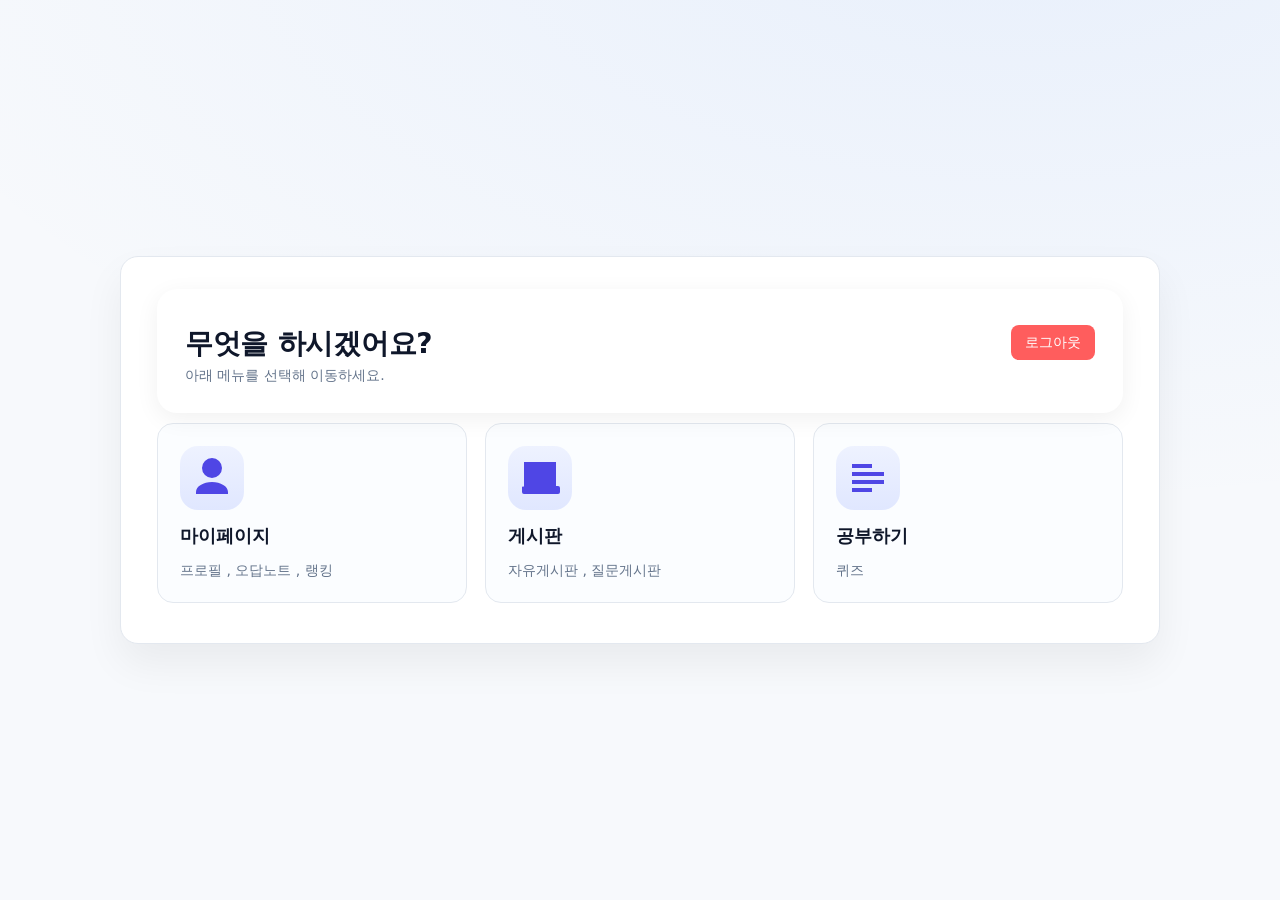
<file: src/main/resources/static/menu/index.html>
<!doctype html>
<html lang="ko">
<head>
  <meta charset="utf-8" />
  <meta name="viewport" content="width=device-width, initial-scale=1" />
  <title>메뉴</title>
  <link rel="stylesheet" href="menu.css" />
</head>
<body>
  <main class="wrap">
    <section class="hero card">
      <div class="hero-head">
        <h1 class="title">무엇을 하시겠어요?</h1>
        <button id="logout-btn" class="logout-btn">로그아웃</button>
      </div>

      <p class="subtitle">아래 메뉴를 선택해 이동하세요.</p>
    </section>

    <section class="menu-grid">
      <a class="menu-card" data-target="mypage">
        <div class="menu-icon" aria-hidden="true">
          <svg viewBox="0 0 24 24" width="48" height="48">
            <path d="M12 12a5 5 0 1 0-5-5 5 5 0 0 0 5 5zm0 2c-4.33 0-8 2.17-8 5v1h16v-1c0-2.83-3.67-5-8-5z" fill="currentColor"/>
          </svg>
        </div>
        <h2 class="menu-title">마이페이지</h2>
        <p class="menu-desc">프로필 , 오답노트 , 랭킹</p>
      </a>

      <a class="menu-card" data-target="board">
        <div class="menu-icon" aria-hidden="true">
          <svg viewBox="0 0 24 24" width="48" height="48">
            <path d="M4 4h16v12H5.17L4 17.17V4zm2 4h12v2H6zm0 4h8v2H6zm12 8H4a1 1 0 0 1-1-1v-2.59L5.41 16H21a1 1 0 0 1 1 1v2a1 1 0 0 1-1 1z" fill="currentColor"/>
          </svg>
        </div>
        <h2 class="menu-title">게시판</h2>
        <p class="menu-desc">자유게시판 , 질문게시판</p>
      </a>

      <a class="menu-card" data-target="learn">
        <div class="menu-icon" aria-hidden="true">
          <svg viewBox="0 0 24 24" width="48" height="48">
            <path d="M4 5h10v2H4zm0 4h16v2H4zm0 4h16v2H4zm0 4h10v2H4z" fill="currentColor"/>
          </svg>
        </div>
        <h2 class="menu-title">공부하기</h2>
        <p class="menu-desc">퀴즈</p>
      </a>
    </section>
  </main>
<script type="module" src=menu.js></script>
</body>
</html>
</file>
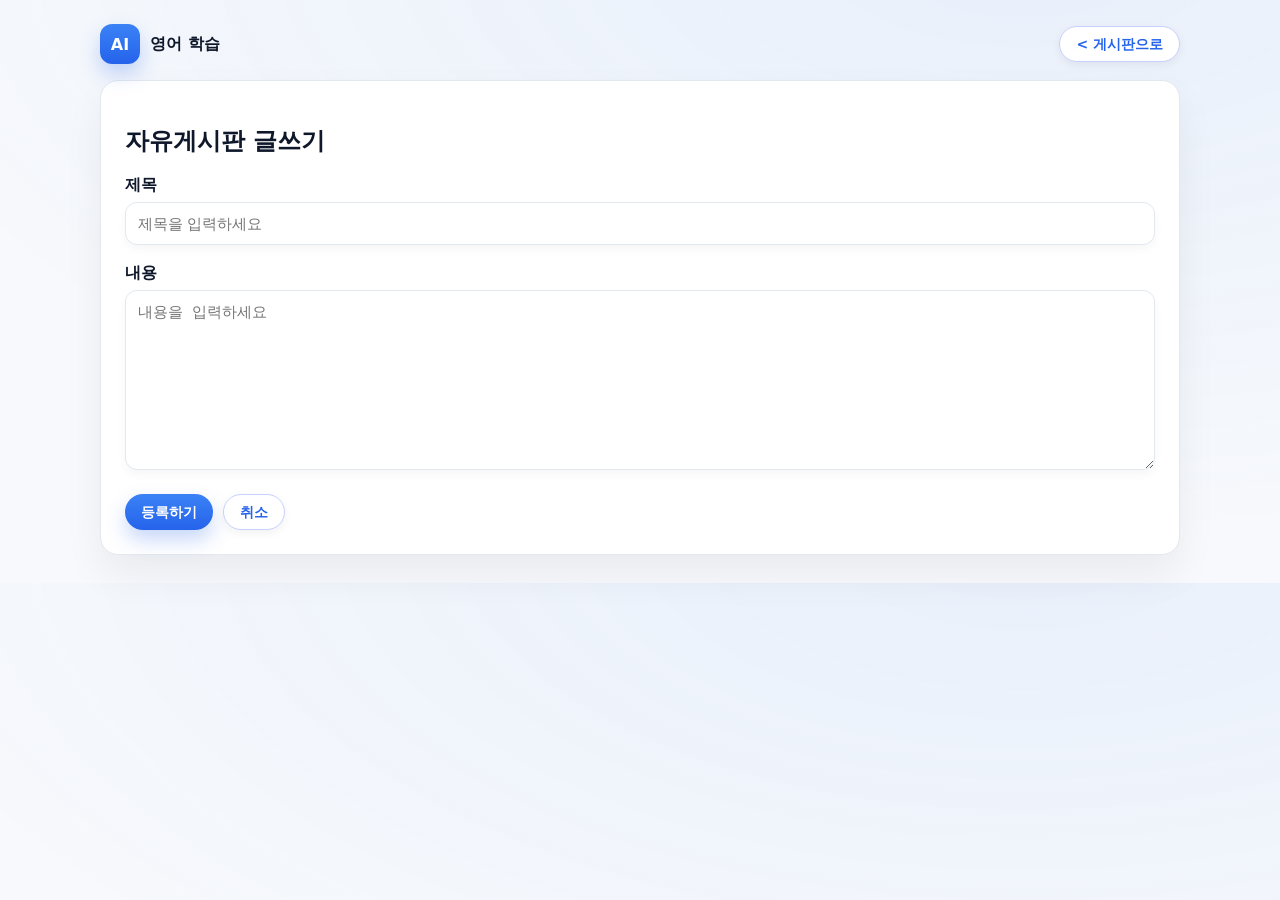
<file: src/main/resources/static/board/write.html>
<!DOCTYPE html>
<html lang="ko">
<head>
  <meta charset="UTF-8">
  <title>글쓰기</title>
  <link rel="stylesheet" href="board.css">
  <link rel="stylesheet" href="write.css">
</head>
<body>

<div class="topbar">
  <div class="brand">
    <div class="brand-mark">AI</div>
    <div class="brand-name">영어 학습</div>
  </div>

  <div class="top-actions">
    <a href="board.html" class="btn ghost">&lt; 게시판으로</a>
  </div>
</div>

<div class="page">
  <div class="card write-box">
    <h2 class="write-title">글 작성하기</h2>

    <label class="label">제목</label>
    <input type="text" class="input title-input" placeholder="제목을 입력하세요">

    <label class="label">내용</label>
    <textarea class="input content-input" placeholder="내용을 입력하세요"></textarea>

    <div class="write-actions">
      <button class="btn primary write-submit">등록하기</button>
      <button class="btn ghost write-cancel" onclick="history.back()">취소</button>
    </div>
  </div>
</div>

<script type="module" src="write.js"></script>
</body>
</html>
</file>
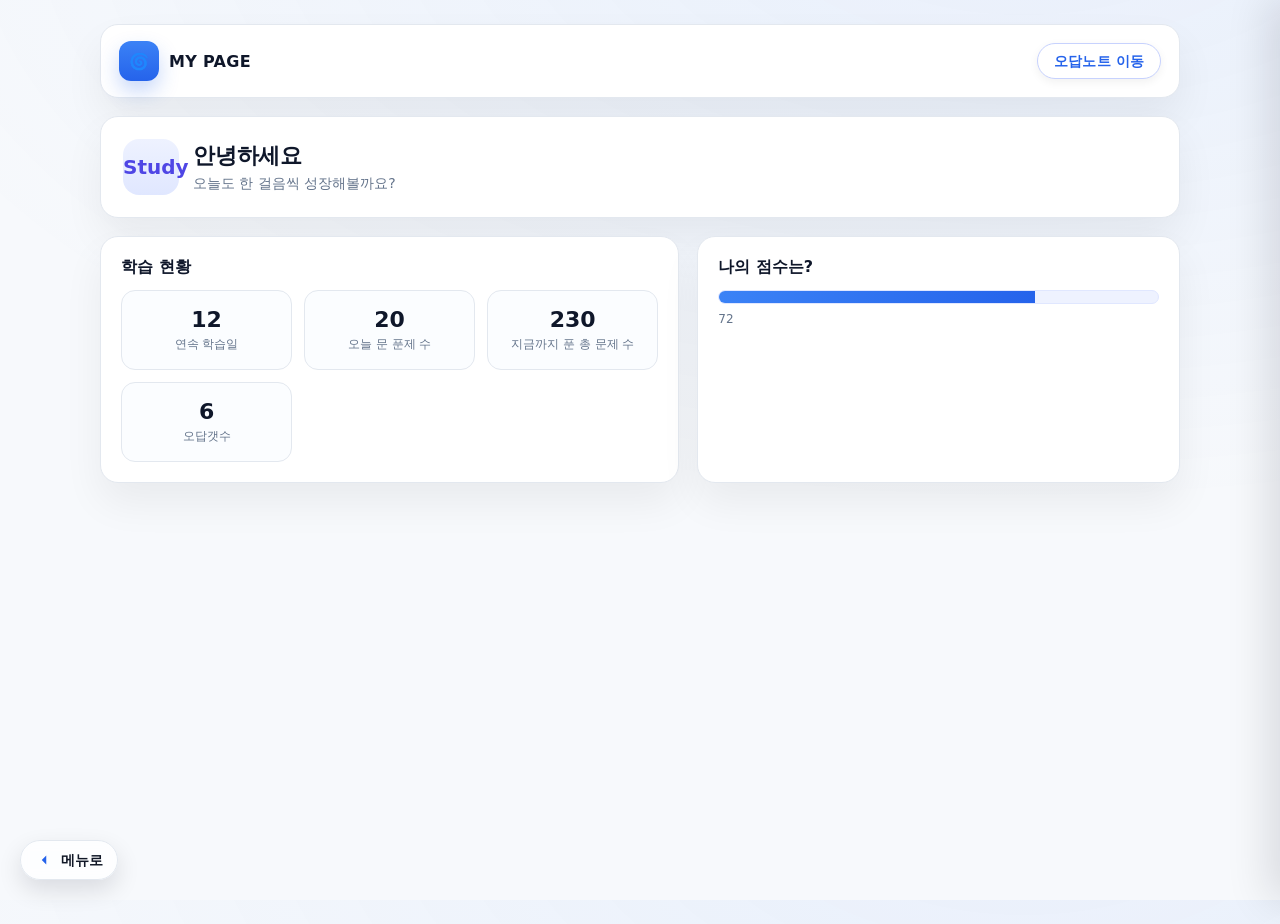
<file: src/main/resources/static/mypage/mypage.html>
<!doctype html>
<html lang="ko">
<head>
  <meta charset="utf-8" />
  <meta name="viewport" content="width=device-width, initial-scale=1" />
  <title>마이페이지</title>
  <link rel="stylesheet" href="mypage.css" />
</head>
<body>
  <input type="checkbox" id="rank-toggle" class="visually-hidden" />
  <div class="page">
    <header class="topbar">
      <div class="brand">
        <div class="brand-mark">🌀</div>
        <span class="brand-name">MY PAGE</span>
      </div>
      <div class="top-actions">
        <a class="btn ghost" href="#">오답노트 이동</a>
        <!-- #1 [추가] 기존엔 한 페이지에 오답노트가 같이 있었으나, 
         오답 노트는 양이 많아서 별개로 두는 것이 좋을것 같아서 오답페이지로 가는 버튼을 추가 -->
      </div>
    </header>

    <section class="hero">
      <div class="profile">
        <div class="avatar">Study</div>
        <div class="info">
          <h1 class="title">안녕하세요</h1>
          <p class="subtitle">오늘도 한 걸음씩 성장해볼까요?</p>
        </div>
      </div>
    </section>

    <main class="grid">
      <section class="card stats">
        <h2 class="card-title">학습 현황</h2>
        <div class="stats-grid">
          <div class="stat">
            <div class="stat-number">12</div>
            <div class="stat-label">연속 학습일</div>
          </div>
          <div class="stat">
            <div class="stat-number">20</div>
            <div class="stat-label">오늘 문 푼제 수</div>
          </div>
          <div class="stat">
            <div class="stat-number">230</div>
            <div class="stat-label">지금까지 푼 총 문제 수</div>
          </div>
          <div class="stat">
            <div class="stat-number">6</div>
            <div class="stat-label">오답갯수</div>
          </div>
        </div>
      </section>

      <section class="card progress">
        <h2 class="card-title">나의 점수는?</h2>
        <div class="bar">
          <div class="bar-fill" style="width:72%"></div>
        </div>
        <div class="bar-meta">
          <span>72</span>
        </div>
      </section>

      
    </main>
  </div>

  <aside class="rank-panel">
    <div class="rank-header">
      <h2>이번 주 랭킹</h2>
      <label for="rank-toggle" class="close">닫기</label>
    </div>
    <ol class="rank-list">
      <li>
        <span class="badge">1</span>
        <div class="who">
          <span class="nick">Nova</span>
          <span class="score">점수 980</span>
        </div>
      </li>
      <li>
        <span class="badge">2</span>
        <div class="who">
          <span class="nick">Jay</span>
          <span class="score">점수 915</span>
        </div>
      </li>
      <li>
        <span class="badge">3</span>
        <div class="who">
          <span class="nick">Ari</span>
          <span class="score">점수 890</span>
        </div>
      </li>
      <li>
        <span class="badge">4</span>
        <div class="who">
          <span class="nick">June</span>
          <span class="score">점수 860</span>
        </div>
      </li>
      <li>
        <span class="badge">5</span>
        <div class="who">
          <span class="nick">Mina</span>
          <span class="score">점수 845</span>
        </div>
      </li>
    </ol>
  </aside>

  <label class="scrim" for="rank-toggle"></label>
<a href="#" class="back-fab" aria-label="메뉴로 돌아가기">
  <svg viewBox="0 0 24 24" width="18" height="18" aria-hidden="true">
    <path d="M15 18l-6-6 6-6" fill="currentColor"/>
  </svg>
  메뉴로
</a>
</body>
<script src="mypage.js"></script>
</html>
</file>
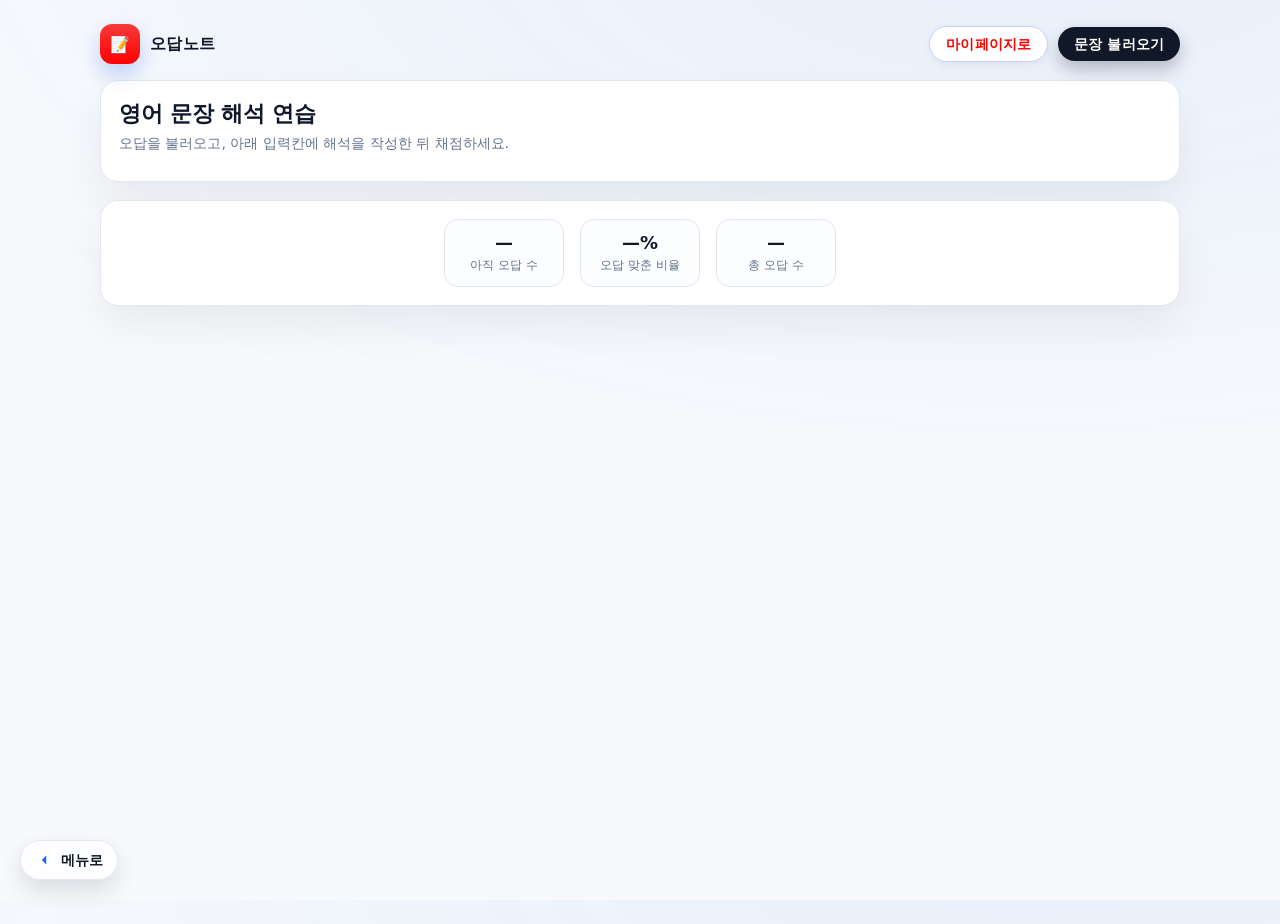
<file: src/main/resources/static/mypage/wrongnote.html>
<!doctype html>
<html lang="ko">
<head>
  <meta charset="utf-8" />
  <meta name="viewport" content="width=device-width, initial-scale=1" />
  <title>오답노트 · 영어 해석</title>
  <link rel="stylesheet" href="wrongnote.css" />
</head>
<body>
<header class="topbar">
  <div class="brand">
    <div class="brand-mark">📝</div>
    <span class="brand-name">오답노트</span>
  </div>
  <nav class="top-actions">
    <a class="btn ghost" href="#">마이페이지로</a>
    <div class="btn-group">
      <!-- JS에서 활성화하는 버튼 -->
      <a class="btn secondary" href="#">문장 불러오기</a>
    </div>
  </nav>
</header>

<main class="page">
  <section class="intro card">
    <h1 class="title">영어 문장 해석 연습</h1>
    <p class="subtitle">오답을 불러오고, 아래 입력칸에 해석을 작성한 뒤 채점하세요.</p>
    <div class="tips">
    </div>
  </section>

  <!-- 오답 리스트: JS에서 동적으로 렌더링 -->
  <section class="list">
    <!-- JS가 /api/wrongnotes 결과로 <article class="note card">들을 채운다 -->
  </section>

  <section class="summary card">
    <div class="sum-right">
      <div class="kpis">
        <div class="kpi" data-kpi="remaining">
          <div class="kpi-num">—</div>
          <div class="kpi-lab">아직 오답 수</div>
        </div>
        <div class="kpi" data-kpi="rate">
          <div class="kpi-num">—%</div>
          <div class="kpi-lab">오답 맞춘 비율</div>
        </div>
        <div class="kpi" data-kpi="total">
          <div class="kpi-num">—</div>
          <div class="kpi-lab">총 오답 수</div>
        </div>
      </div>
    </div>
  </section>
</main>

<a href="#" class="back-fab" aria-label="메뉴로 돌아가기">
  <svg viewBox="0 0 24 24" width="18" height="18" aria-hidden="true">
    <path d="M15 18l-6-6 6-6" fill="currentColor"/>
  </svg>
  메뉴로
</a>
<!-- 메뉴로 플로팅 버튼 -->

<script type="module" src="wrongnote.js"></script>
</body>
</html>
</file>
<file: src/main/resources/static/menu/menu.css>
*{box-sizing:border-box}
:root{
  --bg:#f7f9fc;
  --panel:#ffffff;
  --border:#e3e8ef;
  --text:#0f172a;
  --muted:#64748b;
  --primary:#3b82f6;
  --primary-600:#2563eb;
  --ring:rgba(59,130,246,.25);
  --radius:18px
}
html,body{height:100%}
body{
  margin:0;
  font-family:ui-sans-serif,system-ui,-apple-system,"Segoe UI",Roboto,"Noto Sans KR",Arial;
  background:radial-gradient(1200px 600px at 80% -10%, rgba(59,130,246,.08), transparent) , var(--bg);
  color:var(--text);
  display:grid;
  place-items:center;
  padding:24px
}
.wrap{
  width:min(1040px,94vw);
  background:var(--panel);
  border:1px solid var(--border);
  border-radius:var(--radius);
  box-shadow:0 20px 40px rgba(2,6,23,.06);
  padding:32px 36px 40px;
}
.topbar{
  display:flex;
  align-items:center;
  justify-content:space-between;
  gap:16px;
  margin-bottom:8px
}
.brand{display:flex;align-items:center;gap:10px}
.brand-mark{
  width:40px;height:40px;border-radius:12px;
  display:grid;place-items:center;
  background:linear-gradient(180deg,var(--primary),var(--primary-600));
  color:#fff;font-weight:900;box-shadow:0 10px 20px rgba(37,99,235,.25)
}
.brand-name{font-weight:900;letter-spacing:.02em}
.link{
  color:var(--primary-600);
  text-decoration:none;
  font-weight:700;
  padding:10px 14px;
  border-radius:999px;
  border:1.5px solid #c7d2fe;
  background:#fff;
  box-shadow:0 3px 10px rgba(2,6,23,.06)
}
.link:hover{background:#f8fafc}
.hero{padding:12px 0 22px}
.title{margin:8px 0 4px;font-size:28px;font-weight:900;letter-spacing:-.01em}
.subtitle{margin:0;color:var(--muted);font-size:14px}
.menu-grid{
  display:grid;
  grid-template-columns:repeat(3,1fr);
  gap:18px;
  margin-top:10px
}
.menu-card{
  display:flex;
  flex-direction:column;
  gap:12px;
  padding:22px;
  border-radius:16px;
  background:#fbfdff;
  border:1.5px solid var(--border);
  text-decoration:none;
  color:inherit;
  transition:transform .14s ease, box-shadow .2s ease, border-color .2s ease, background .2s ease
}
.menu-card:focus,.menu-card:hover{
  transform:translateY(-2px);
  border-color:#c7d2fe;
  box-shadow:0 16px 28px rgba(2,6,23,.08), 0 0 0 6px var(--ring);
  background:#ffffff
}
.menu-icon{
  width:64px;height:64px;border-radius:18px;
  display:grid;place-items:center;
  background:linear-gradient(180deg,#eef2ff,#e0e7ff);
  color:#4f46e5
}
.menu-title{margin:2px 0 0;font-size:18px;font-weight:900}
.menu-desc{margin:2px 0 0;color:var(--muted);font-size:14px}
@media (max-width:900px){
  .menu-grid{grid-template-columns:1fr;gap:14px}
  .title{font-size:24px}
}
.hero.card {
  position: relative;
  padding: 28px;
  border-radius: 20px;
  background: #ffffff;
  box-shadow: 0 6px 24px rgba(0,0,0,0.06);
}

.hero-head {
  display: flex;
  justify-content: space-between;  /* 왼쪽 제목, 오른쪽 버튼 */
  align-items: center;
}

.logout-btn {
  border: none;
  padding: 8px 14px;
  font-size: 0.9rem;
  border-radius: 8px;
  background: #ff5d5d;
  color: white;
  cursor: pointer;
  transition: 0.2s ease-in-out;
}

.logout-btn:hover {
  background: #e24848;
}
</file>
<file: src/main/resources/static/board/board.css>
*{box-sizing:border-box}
:root{
  --bg:#f7f9fc;
  --panel:#ffffff;
  --border:#e3e8ef;
  --text:#0f172a;
  --muted:#64748b;
  --primary:#3b82f6;
  --primary-600:#2563eb;
  --radius:18px
}
body{
  margin:0;
  font-family:ui-sans-serif,system-ui,-apple-system,"Segoe UI",Roboto,"Noto Sans KR",Arial;
  background:radial-gradient(1200px 600px at 80% -10%, rgba(59,130,246,.08), transparent), var(--bg);
  color:var(--text)
}
.topbar{
  max-width:1120px;margin:24px auto 0;padding:0 20px 16px;
  display:flex;align-items:center;justify-content:space-between;gap:12px
}
.brand{display:flex;align-items:center;gap:10px}
.brand-mark{
  width:40px;height:40px;border-radius:12px;
  display:grid;place-items:center;
  background:linear-gradient(180deg,var(--primary),var(--primary-600));
  color:#fff;font-weight:900;box-shadow:0 10px 20px rgba(37,99,235,.25)
}
.brand-name{font-weight:900}
.top-actions{display:flex;gap:10px}
.btn{
  border:0;border-radius:999px;
  padding:10px 16px;font-weight:800;
  display:inline-flex;align-items:center;justify-content:center;
  text-decoration:none;cursor:pointer;font-size:14px;line-height:1;
  transition:transform .06s ease,filter .2s ease,box-shadow .2s ease,background .2s ease
}
.btn.primary{
  background:linear-gradient(180deg,var(--primary),var(--primary-600));
  color:#fff;box-shadow:0 10px 20px rgba(37,99,235,.25)
}
.btn.ghost{
  background:#fff;color:var(--primary-600);
  border:1.5px solid #c7d2fe;box-shadow:0 3px 10px rgba(2,6,23,.06)
}
.page{max-width:1120px;margin:0 auto;padding:0 20px 28px}
.card{
  background:var(--panel);border:1px solid var(--border);
  border-radius:var(--radius);box-shadow:0 20px 40px rgba(2,6,23,.06);
  padding:18px
}
.tabs{
  display:flex;gap:10px;justify-content:center;margin-top:12px
}
.tab{
  flex:1;max-width:200px;padding:12px 0;font-weight:800;font-size:15px;
  border-radius:14px;border:1.5px solid #c7d2fe;background:#fff;color:#2563eb;
  cursor:pointer;transition:background .2s ease,border-color .2s ease
}
.tab.active{
  background:linear-gradient(180deg,var(--primary),var(--primary-600));
  color:#fff;border-color:transparent;box-shadow:0 8px 18px rgba(37,99,235,.25)
}
/*<!-- #8 [추가] 탭 선택시 강조 – 기존에는 선택된 탭이 강조되지않아 가독성이 떨어짐  
css를 추가해서 선택된 탭을 강조해 가독성을 높임-->*/
.board{display:none;margin-top:18px}
.board.active{display:block}
.board-head{
  display:flex;align-items:center;justify-content:space-between;margin-bottom:12px
}
.board-head h2{margin:0;font-size:20px;font-weight:900}
.board-table{
  width:100%;border-collapse:collapse;font-size:15px
}
.board-table th, .board-table td{
  border-bottom:1px solid var(--border);padding:12px 8px;text-align:left
}
.board-table th{background:#f8fafc;font-weight:900;color:#374151}
.board-table tbody tr:hover{background:#f1f5ff}
</file>
<file: src/main/resources/static/board/write.css>
/* write.css */

.write-box, .detail-box {
  padding: 24px;
}

.write-title, .detail-title {
  font-size: 24px;
  font-weight: 900;
  margin-bottom: 18px;
}

.label {
  display: block;
  margin-top: 18px;
  margin-bottom: 6px;
  font-weight: 700;
}

.input {
  width: 100%;
  border: 1.5px solid var(--border);
  border-radius: 12px;
  padding: 12px;
  font-size: 15px;
  background: #fff;
  box-shadow: 0 4px 10px rgba(2,6,23,.04);
}

textarea.input {
  min-height: 180px;
  resize: vertical;
}

.write-actions {
  margin-top: 20px;
  display: flex;
  gap: 10px;
}

.detail-meta {
  margin-bottom: 12px;
  color: var(--muted);
  font-size: 14px;
  display: flex;
  gap: 20px;
}

.detail-content {
  white-space: pre-wrap;
  line-height: 1.6;
  margin-bottom: 20px;
}

.line {
  margin: 20px 0;
  border: none;
  border-bottom: 1px solid var(--border);
}

.reply-title {
  font-size: 18px;
  font-weight: 800;
  margin-bottom: 12px;
}

.reply-list {
  margin-bottom: 20px;
}

.reply-item {
  padding: 12px;
  border: 1px solid var(--border);
  border-radius: 14px;
  background: #fdfdfd;
  margin-bottom: 10px;
}

.reply-meta {
  font-size: 13px;
  color: var(--muted);
  margin-bottom: 6px;
}

.reply-body {
  font-size: 15px;
}

.reply-write-box {
  display: flex;
  flex-direction: column;
  gap: 10px;
}

.reply-input {
  width: 100%;
  border: 1.5px solid var(--border);
  border-radius: 12px;
  padding: 12px;
  font-size: 15px;
  min-height: 80px;
  resize: vertical;
}
</file>
<file: src/main/resources/static/mypage/mypage.css>
*{box-sizing:border-box}
:root{
  --bg:#f7f9fc;
  --panel:#ffffff;
  --border:#e3e8ef;
  --text:#0f172a;
  --muted:#64748b;
  --primary:#3b82f6;
  --primary-600:#2563eb;
  --ring:rgba(59,130,246,.25);
  --radius:18px
}
html,body{height:100%}
body{
  margin:0;
  font-family:ui-sans-serif,system-ui,-apple-system,"Segoe UI",Roboto,"Noto Sans KR",Arial;
  background:radial-gradient(1200px 600px at 80% -10%, rgba(59,130,246,.08), transparent), var(--bg);
  color:var(--text)
}
.visually-hidden{
  position:absolute!important;
  width:1px;height:1px;
  margin:-1px;border:0;padding:0;
  white-space:nowrap;clip-path:inset(50%);clip:rect(0 0 0 0);overflow:hidden
}
.page{
  max-width:1120px;
  margin:24px auto;
  padding:0 20px
}
.topbar{
  background:var(--panel);
  border:1px solid var(--border);
  border-radius:var(--radius);
  box-shadow:0 20px 40px rgba(2,6,23,.06);
  padding:16px 18px;
  display:flex;align-items:center;justify-content:space-between;gap:12px
}
.brand{display:flex;align-items:center;gap:10px}
.brand-mark{
  width:40px;height:40px;border-radius:12px;
  display:grid;place-items:center;
  background:linear-gradient(180deg,var(--primary),var(--primary-600));
  color:#fff;font-weight:900;box-shadow:0 10px 20px rgba(37,99,235,.25)
}
.brand-name{font-weight:900;letter-spacing:.02em}
.top-actions{display:flex;gap:10px}
.btn{
  appearance:none;border:0;border-radius:999px;
  padding:10px 16px;font-weight:800;letter-spacing:.01em;
  display:inline-flex;align-items:center;justify-content:center;
  text-decoration:none;cursor:pointer;font-size:14px;line-height:1;
  transition:transform .06s ease,filter .2s ease,box-shadow .2s ease,background .2s ease
}
.btn:active{transform:translateY(1px)}
.btn.primary{
  background:linear-gradient(180deg,var(--primary),var(--primary-600));
  color:#fff;box-shadow:0 10px 20px rgba(37,99,235,.25)
}
.btn.primary:hover{filter:brightness(.98)}
.btn.ghost{
  background:#fff;color:var(--primary-600);
  border:1.5px solid #c7d2fe;box-shadow:0 3px 10px rgba(2,6,23,.06)
}
.btn.ghost:hover{background:#f8fafc}
.hero{
  margin-top:18px;
  background:var(--panel);
  border:1px solid var(--border);
  border-radius:var(--radius);
  box-shadow:0 20px 40px rgba(2,6,23,.06);
  padding:22px
}
.profile{display:flex;align-items:center;gap:14px}
.avatar{
  width:56px;height:56px;border-radius:16px;
  display:grid;place-items:center;
  background:linear-gradient(180deg,#eef2ff,#e0e7ff);
  color:#4f46e5;font-weight:900;font-size:20px
}
.info .title{margin:0 0 4px;font-size:22px;font-weight:900;letter-spacing:-.01em}
.info .subtitle{margin:0;color:var(--muted);font-size:14px}
.quick{display:flex;gap:10px;margin-top:14px;flex-wrap:wrap}
.chip{
  display:inline-flex;align-items:center;gap:8px;
  padding:8px 12px;border-radius:999px;text-decoration:none;
  font-weight:700;font-size:13px;color:#1f2937;background:#f1f5ff;border:1px solid #e0e7ff
}
.grid{
  margin-top:18px;
  display:grid;gap:18px;
  grid-template-columns:1.2fr 1fr
}
.card{
  background:var(--panel);
  border:1px solid var(--border);
  border-radius:var(--radius);
  box-shadow:0 20px 40px rgba(2,6,23,.06);
  padding:20px
}
.card-title{margin:0 0 12px;font-size:16px;font-weight:900}
.stats-grid{
  display:grid;grid-template-columns:repeat(3,1fr);gap:12px
}
.stat{
  background:#fbfdff;border:1.5px solid var(--border);
  border-radius:14px;padding:16px;text-align:center
}
.stat-number{font-size:22px;font-weight:900}
.stat-label{margin-top:4px;color:var(--muted);font-size:12px}
.progress .bar{
  height:14px;border-radius:999px;background:#eef2ff;border:1px solid #e0e7ff;overflow:hidden
}
.progress .bar-fill{
  height:100%;background:linear-gradient(90deg,var(--primary),var(--primary-600))
}
.bar-meta{display:flex;justify-content:space-between;color:var(--muted);font-size:12px;margin-top:8px}
.activity .list{
  list-style:none;padding:0;margin:0;display:grid;gap:10px
}
.activity .row{display:flex;justify-content:space-between;gap:10px}
.activity .name{font-weight:700}
.activity .time{color:var(--muted);font-size:12px}
.dot{
  width:8px;height:8px;border-radius:999px;background:#60a5fa;display:inline-block;margin-right:8px;transform:translateY(-1px)
}
.rank-panel{/* #2 [수정] 랭킹 섹션을 aside 패널로 분리
  기존에는 랭킹 패널 또한 마이페이지에 같이있어서 가독성이 안좋았음 
   */
  position:fixed;top:0;right:0;height:100vh;width:min(380px,92vw);
  background:var(--panel);border-left:1px solid var(--border);
  box-shadow:-12px 0 40px rgba(2,6,23,.12);
  transform:translateX(100%);transition:transform .28s ease;
  display:flex;flex-direction:column;z-index:40;padding:18px
}
#rank-toggle:checked ~ .rank-panel{transform:none}
.rank-header{display:flex;align-items:center;justify-content:space-between;margin-bottom:10px}
.rank-header h2{margin:0;font-size:18px;font-weight:900}
.close{
  padding:8px 12px;border-radius:10px;cursor:pointer;
  background:#f3f4f6;border:1px solid #e5e7eb;font-weight:800;font-size:12px
}
.rank-list{
  margin:8px 0 0;padding:0;list-style:none;display:grid;gap:10px
}
.rank-list li{
  display:flex;align-items:center;gap:12px;
  padding:12px;border-radius:12px;border:1.5px solid var(--border);background:#fbfdff
}
.badge{
  width:32px;height:32px;border-radius:10px;
  display:grid;place-items:center;
  background:linear-gradient(180deg,#fde68a,#f59e0b);color:#111827;font-weight:900
}
.who{display:flex;flex-direction:column}
.nick{font-weight:800}
.score{color:var(--muted);font-size:12px}
.scrim{
  position:fixed;inset:0;background:rgba(15,23,42,.28);
  opacity:0;pointer-events:none;transition:opacity .2s ease;z-index:30
}
#rank-toggle:checked ~ .scrim{opacity:1;pointer-events:auto}
@media (max-width:960px){
  .grid{grid-template-columns:1fr}
  .stats-grid{grid-template-columns:1fr 1fr}
}
.back-fab{
  position:fixed;left:20px;bottom:20px;z-index:60;
  display:inline-flex;align-items:center;gap:8px;
  padding:10px 14px;border-radius:999px;text-decoration:none;
  font-weight:800;font-size:14px;line-height:1;
  color:#111827;background:#ffffffcc;backdrop-filter:saturate(140%) blur(6px);
  border:1px solid #e3e8ef;box-shadow:0 10px 24px rgba(2,6,23,.12);
  transition:transform .12s ease, box-shadow .2s ease, background .2s ease, border-color .2s ease
}
.back-fab:hover{transform:translateY(-1px);background:#fff;border-color:#c7d2fe;box-shadow:0 16px 28px rgba(2,6,23,.16)}
.back-fab:focus{outline:0;box-shadow:0 0 0 6px rgba(59,130,246,.25)}
.back-fab svg{color:#2563eb}
@media (max-width:520px){
  .back-fab{left:12px;bottom:12px;padding:9px 12px}
}
</file>
<file: src/main/resources/static/mypage/wrongnote.css>
*{box-sizing:border-box}
:root{
  --bg:#f7f9fc;
  --panel:#ffffff;
  --border:#e3e8ef;
  --text:#0f172a;
  --muted:#64748b;
  --primary:#f63b3b;
  --primary-600:#ff0000;
  /*<!-- #6 [수정] 기존에는 파란색이였으나 오답이란걸 강조하고싶어서 빨간색으로 변경 -->*/
  --ring:rgba(59,130,246,.25);
  --radius:18px;
  --danger:#ef4444;
  --danger-600:#dc2626
  
}
html,body{height:100%}
body{
  margin:0;
  font-family:ui-sans-serif,system-ui,-apple-system,"Segoe UI",Roboto,"Noto Sans KR",Arial;
  background:radial-gradient(1200px 600px at 80% -10%, rgba(59,130,246,.08), transparent), var(--bg);
  color:var(--text)
}
.topbar{
  max-width:1120px;margin:24px auto 0;padding:0 20px 16px;
  display:flex;align-items:center;justify-content:space-between;gap:12px
}
.brand{display:flex;align-items:center;gap:10px}
.brand-mark{
  width:40px;height:40px;border-radius:12px;
  display:grid;place-items:center;
  background:linear-gradient(180deg,var(--primary),var(--primary-600));
  color:#fff;font-weight:900;box-shadow:0 10px 20px rgba(37,99,235,.25)
}
.brand-name{font-weight:900;letter-spacing:.02em}
.top-actions{display:flex;gap:10px;align-items:center}
.btn-group{display:flex;gap:8px}
.btn{
  appearance:none;border:0;border-radius:999px;
  padding:10px 16px;font-weight:800;letter-spacing:.01em;
  display:inline-flex;align-items:center;justify-content:center;
  text-decoration:none;cursor:pointer;font-size:14px;line-height:1;
  transition:transform .06s ease,filter .2s ease,box-shadow .2s ease,background .2s ease, border-color .2s ease
}
.btn:active{transform:translateY(1px)}
.btn.primary{
  background:linear-gradient(180deg,var(--primary),var(--primary-600));
  color:#fff;box-shadow:0 10px 20px rgba(37,99,235,.25)
}
.btn.primary:hover{filter:brightness(.98)}
.btn.ghost{
  background:#fff;color:var(--primary-600);
  border:1.5px solid #c7d2fe;box-shadow:0 3px 10px rgba(2,6,23,.06)
}
.btn.ghost:hover{background:#f8fafc}
.btn.secondary{
  background:#111827;color:#fff;box-shadow:0 8px 18px rgba(2,6,23,.25)
}
.btn.secondary:hover{filter:brightness(1.02)}
.btn[aria-disabled="true"]{opacity:.6;cursor:not-allowed}

.btn.danger{
  background:linear-gradient(180deg,var(--danger),var(--danger-600));
  color:#fff;box-shadow:0 10px 20px rgba(239,68,68,.25)
}
.btn.danger:hover{filter:brightness(.98)}
.btn.icon{gap:8px;padding:8px 12px;border-radius:14px;font-weight:900}

.page{max-width:1120px;margin:0 auto 28px;padding:0 20px}
.card{
  background:var(--panel);border:1px solid var(--border);
  border-radius:var(--radius);box-shadow:0 20px 40px rgba(2,6,23,.06);
  padding:18px
}
.intro .title{margin:0 0 6px;font-size:22px;font-weight:900;letter-spacing:-.01em}
.intro .subtitle{margin:0;color:var(--muted);font-size:14px}
.tips{display:flex;gap:8px;margin-top:10px;flex-wrap:wrap}
.tip{
  font-size:12px;font-weight:800;color:#1f2937;background:#f1f5ff;border:1px solid #e0e7ff;
  padding:6px 10px;border-radius:999px
}

.list{margin-top:18px;display:grid;gap:14px}
.note .head{
  display:flex;align-items:center;justify-content:space-between;gap:10px;margin-bottom:10px;flex-wrap:wrap
}
.head-left{display:flex;gap:8px;align-items:center;flex-wrap:wrap}
.pill{
  display:inline-flex;align-items:center;gap:6px;
  border-radius:999px;padding:6px 10px;font-size:12px;font-weight:800;color:#1f2937;border:1px solid #e5e7eb;background:#f8fafc
}
.pill.gray{color:#374151;background:#f3f4f6;border-color:#e5e7eb}
.pill.blue{color:#1d4ed8;background:#e0e7ff;border-color:#c7d2fe}
.en{margin:0 0 10px;font-size:18px;font-weight:900}
.label{display:inline-block;font-size:11px;font-weight:900;color:#6b7280;margin-bottom:6px}
.ta{
  width:100%;min-height:92px;resize:vertical;
  border:1.5px solid var(--border);border-radius:14px;padding:12px 14px;
  font-size:14px;line-height:1.5;background:#fff
}
.ta:focus{outline:0;border-color:var(--primary);box-shadow:0 0 0 6px var(--ring)}
.foot{margin-top:10px;display:flex;justify-content:space-between;gap:10px;align-items:center}
.btn.link{background:transparent;border:0;color:#2563eb;padding:8px 10px}
.btn.link:hover{text-decoration:underline}
.score-block{display:flex;align-items:center;gap:8px}
.score-badge{
  display:inline-grid;place-items:center;
  width:32px;height:32px;border-radius:10px;background:#eef2ff;border:1px solid #e0e7ff;
  color:#3730a3;font-weight:900
}
.score-text{color:#64748b;font-size:12px}

.summary{
  display:flex;
  align-items:center;
  gap:16px;
}

.badge-lg{
  width:88px;height:88px;border-radius:24px;
  display:grid;place-items:center;
  background:linear-gradient(180deg,var(--primary),var(--primary-600));
  color:#fff;font-weight:900;font-size:22px;box-shadow:0 14px 28px rgba(37,99,235,.28)
}
.sum-left{
  order:2;
  margin-left:auto;
  display:flex;
  align-items:center;
  gap:12px;
  white-space:nowrap;
}
.sum-text{font-weight:900}
.sum-right{
  margin-inline:auto;          
  display:flex;
  align-items:center;
  gap:16px;
  justify-content:center;      
  flex:0 1 auto;              
}
.kpis{
  display:flex;
  gap:16px;
  flex-wrap:nowrap;
}
.kpi{
  min-width:120px;background:#fbfdff;border:1.5px solid var(--border);
  border-radius:14px;padding:12px;text-align:center
}
.kpi-num{font-size:18px;font-weight:900}
.kpi-lab{margin-top:4px;color:var(--muted);font-size:12px}
.btn.wide{min-width:220px}

.back-fab{
  position:fixed;left:20px;bottom:20px;z-index:60;
  display:inline-flex;align-items:center;gap:8px;
  padding:10px 14px;border-radius:999px;text-decoration:none;
  font-weight:800;font-size:14px;line-height:1;
  color:#111827;background:#ffffffcc;backdrop-filter:saturate(140%) blur(6px);
  border:1px solid #e3e8ef;box-shadow:0 10px 24px rgba(2,6,23,.12);
  transition:transform .12s ease, box-shadow .2s ease, background .2s ease, border-color .2s ease
}
.back-fab:hover{transform:translateY(-1px);background:#fff;border-color:#c7d2fe;box-shadow:0 16px 28px rgba(2,6,23,.16)}
.back-fab:focus{outline:0;box-shadow:0 0 0 6px rgba(59,130,246,.25)}
.back-fab svg{color:#2563eb}
@media (max-width:920px){
  .summary{grid-template-columns:1fr}
}
</file>
